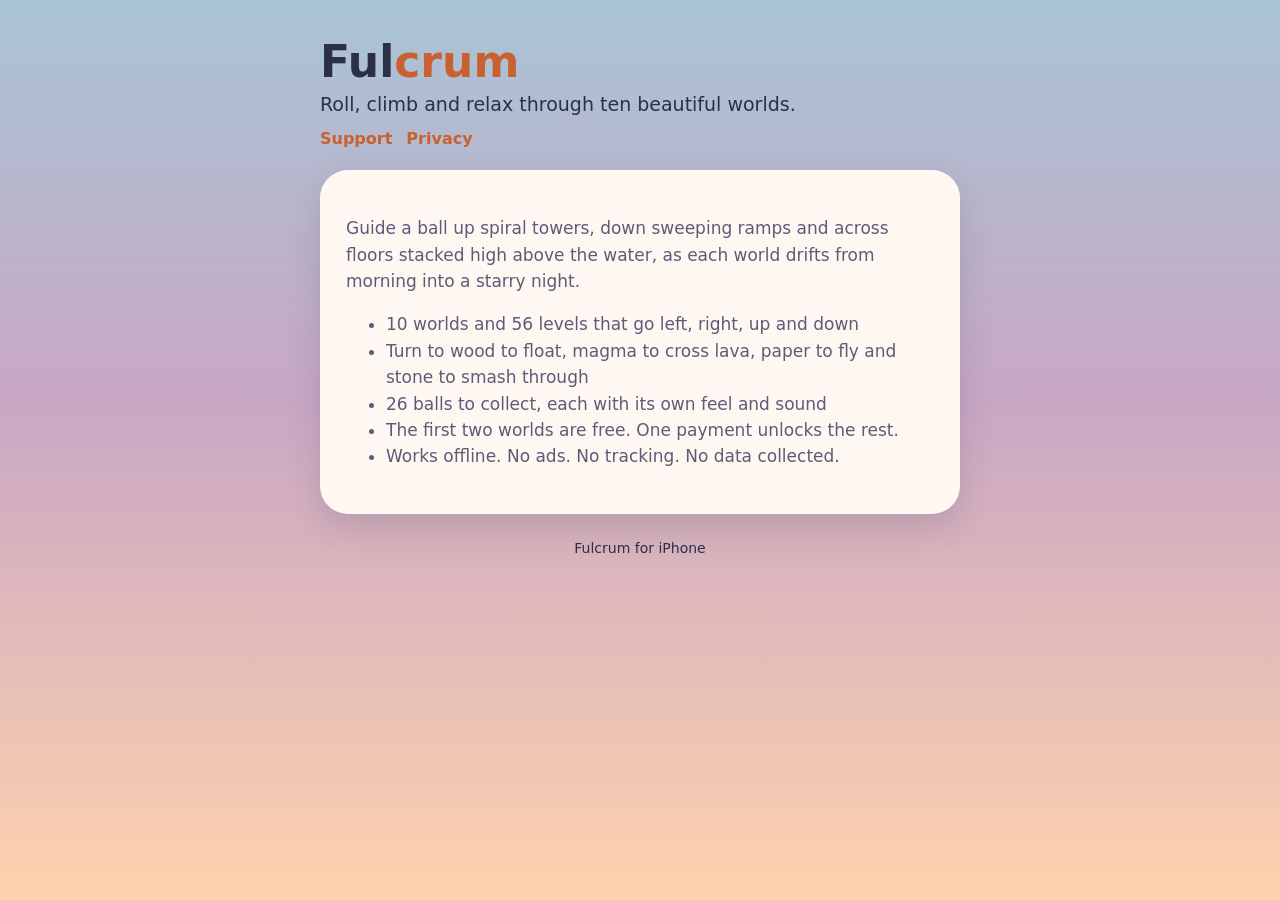
<file: index.html>
<!doctype html>
<html lang="en"><head><meta charset="utf-8"><meta name="viewport" content="width=device-width,initial-scale=1">
<title>Fulcrum</title><meta name="description" content="A calm 3D ball-balancing game for iPhone. Ten worlds, no ads."><link rel="stylesheet" href="style.css"></head>
<body><main>
<h1>Ful<span>crum</span></h1>
<p class="tag">Roll, climb and relax through ten beautiful worlds.</p>
<nav><a href="support.html">Support</a><a href="privacy-policy.html">Privacy</a></nav>
<div class="card">
<p>Guide a ball up spiral towers, down sweeping ramps and across floors stacked high above the water, as each world drifts from morning into a starry night.</p>
<ul>
<li>10 worlds and 56 levels that go left, right, up and down</li>
<li>Turn to wood to float, magma to cross lava, paper to fly and stone to smash through</li>
<li>26 balls to collect, each with its own feel and sound</li>
<li>The first two worlds are free. One payment unlocks the rest.</li>
<li>Works offline. No ads. No tracking. No data collected.</li>
</ul>
</div>
<footer>Fulcrum for iPhone</footer>
</main></body></html>
</file>
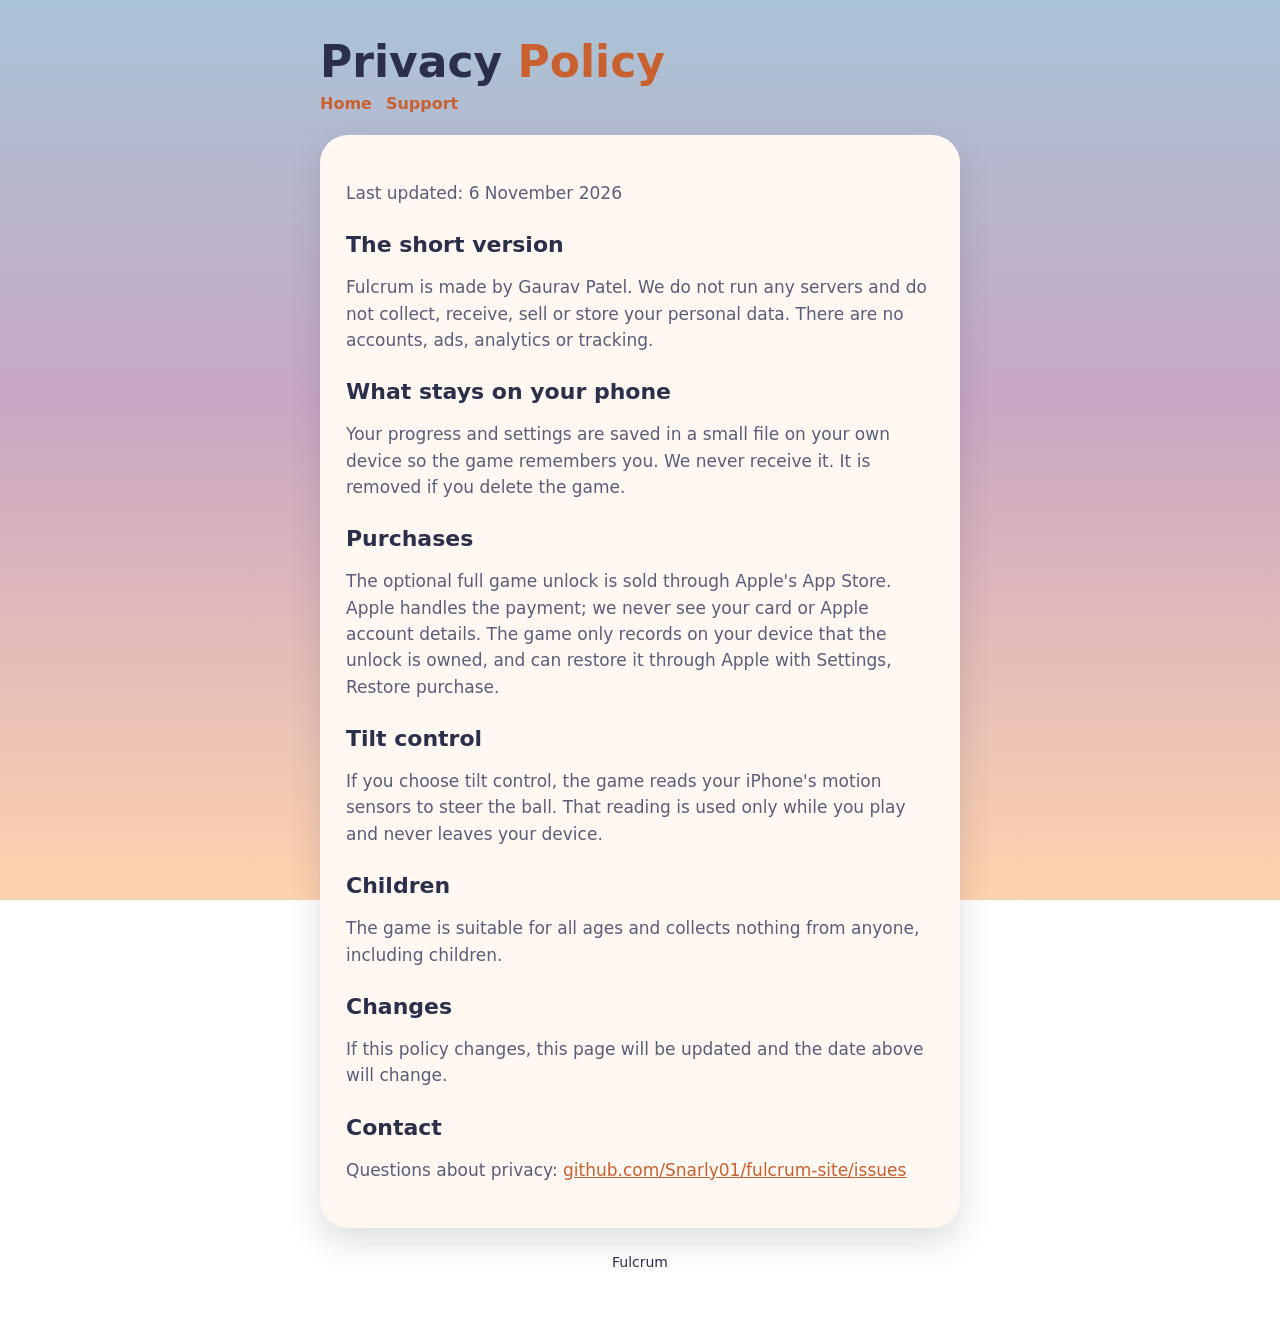
<file: privacy-policy.html>
<!doctype html>
<html lang="en"><head><meta charset="utf-8"><meta name="viewport" content="width=device-width,initial-scale=1">
<title>Fulcrum: Privacy Policy</title><meta name="description" content="Fulcrum's privacy policy."><link rel="stylesheet" href="style.css"></head>
<body><main>
<h1>Privacy <span>Policy</span></h1>
<nav><a href="index.html">Home</a><a href="support.html">Support</a></nav>
<div class="card">
<p>Last updated: 6 November 2026</p>
<h2>The short version</h2>
<p>Fulcrum is made by Gaurav Patel. We do not run any servers and do not collect, receive, sell or store your personal data. There are no accounts, ads, analytics or tracking.</p>
<h2>What stays on your phone</h2>
<p>Your progress and settings are saved in a small file on your own device so the game remembers you. We never receive it. It is removed if you delete the game.</p>
<h2>Purchases</h2>
<p>The optional full game unlock is sold through Apple's App Store. Apple handles the payment; we never see your card or Apple account details. The game only records on your device that the unlock is owned, and can restore it through Apple with Settings, Restore purchase.</p>
<h2>Tilt control</h2>
<p>If you choose tilt control, the game reads your iPhone's motion sensors to steer the ball. That reading is used only while you play and never leaves your device.</p>
<h2>Children</h2>
<p>The game is suitable for all ages and collects nothing from anyone, including children.</p>
<h2>Changes</h2>
<p>If this policy changes, this page will be updated and the date above will change.</p>
<h2>Contact</h2>
<p>Questions about privacy: <a href="https://github.com/Snarly01/fulcrum-site/issues">github.com/Snarly01/fulcrum-site/issues</a></p>
</div>
<footer>Fulcrum</footer>
</main></body></html>
</file>
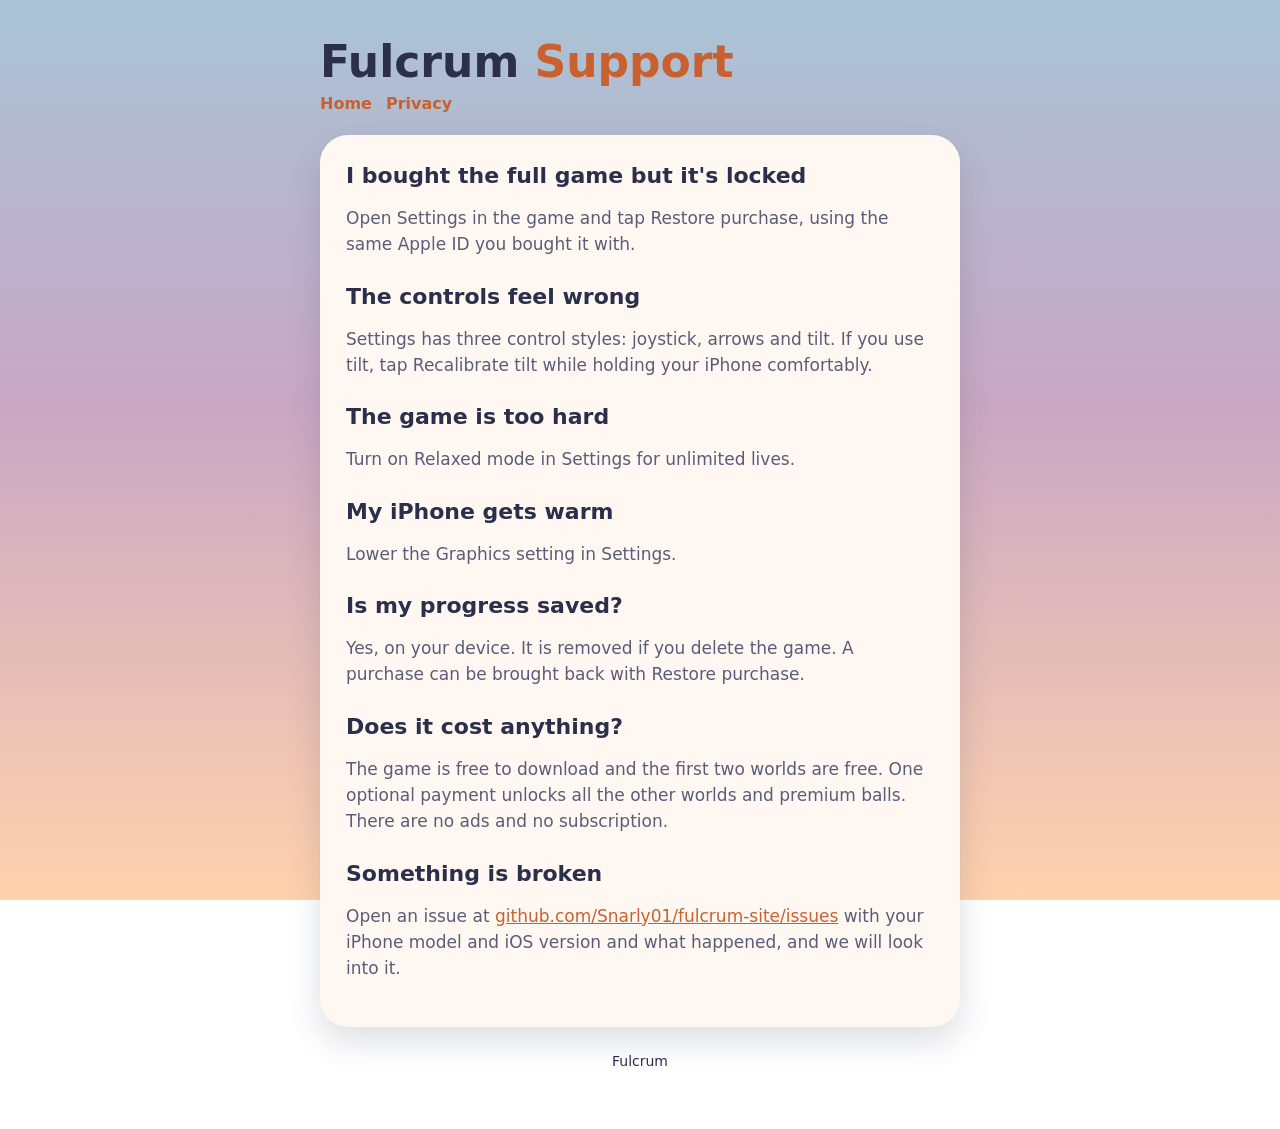
<file: support.html>
<!doctype html>
<html lang="en"><head><meta charset="utf-8"><meta name="viewport" content="width=device-width,initial-scale=1">
<title>Fulcrum: Support</title><meta name="description" content="Help with Fulcrum."><link rel="stylesheet" href="style.css"></head>
<body><main>
<h1>Fulcrum <span>Support</span></h1>
<nav><a href="index.html">Home</a><a href="privacy-policy.html">Privacy</a></nav>
<div class="card">
<h2>I bought the full game but it's locked</h2>
<p>Open Settings in the game and tap Restore purchase, using the same Apple ID you bought it with.</p>
<h2>The controls feel wrong</h2>
<p>Settings has three control styles: joystick, arrows and tilt. If you use tilt, tap Recalibrate tilt while holding your iPhone comfortably.</p>
<h2>The game is too hard</h2>
<p>Turn on Relaxed mode in Settings for unlimited lives.</p>
<h2>My iPhone gets warm</h2>
<p>Lower the Graphics setting in Settings.</p>
<h2>Is my progress saved?</h2>
<p>Yes, on your device. It is removed if you delete the game. A purchase can be brought back with Restore purchase.</p>
<h2>Does it cost anything?</h2>
<p>The game is free to download and the first two worlds are free. One optional payment unlocks all the other worlds and premium balls. There are no ads and no subscription.</p>
<h2>Something is broken</h2>
<p>Open an issue at <a href="https://github.com/Snarly01/fulcrum-site/issues">github.com/Snarly01/fulcrum-site/issues</a> with your iPhone model and iOS version and what happened, and we will look into it.</p>
</div>
<footer>Fulcrum</footer>
</main></body></html>
</file>
<file: style.css>
:root { --ink:#2b2f4a; --soft:#5b5c78; --card:#fff8f2; --dusk:#c9a7c4; --peach:#ffd2ad; --sky:#a9c4d6; --accent:#c9602f; }
* { box-sizing: border-box; }
body { margin:0; font-family: system-ui,-apple-system,sans-serif; color:var(--ink);
  background: linear-gradient(var(--sky), var(--dusk) 45%, var(--peach)) fixed; min-height:100vh; }
main { max-width: 680px; margin: 0 auto; padding: 40px 20px 60px; }
.card { background: var(--card); border-radius: 28px; padding: 28px 26px; box-shadow: 0 14px 34px rgba(43,47,74,.16); margin-top: 22px; }
h1 { font-size: 44px; margin: 0 0 4px; line-height: 1; } h1 span { color: var(--accent); }
h2 { font-size: 22px; margin: 26px 0 6px; } h2:first-child { margin-top: 0; }
p, li { font-size: 17px; line-height: 1.55; color: var(--soft); }
a { color: var(--accent); } nav a { margin-right: 14px; font-weight: 700; text-decoration: none; }
nav { margin-top: 10px; }
.tag { font-size: 19px; color: var(--ink); margin: 6px 0 0; }
footer { text-align: center; color: var(--ink); margin-top: 26px; font-size: 14px; }
</file>
